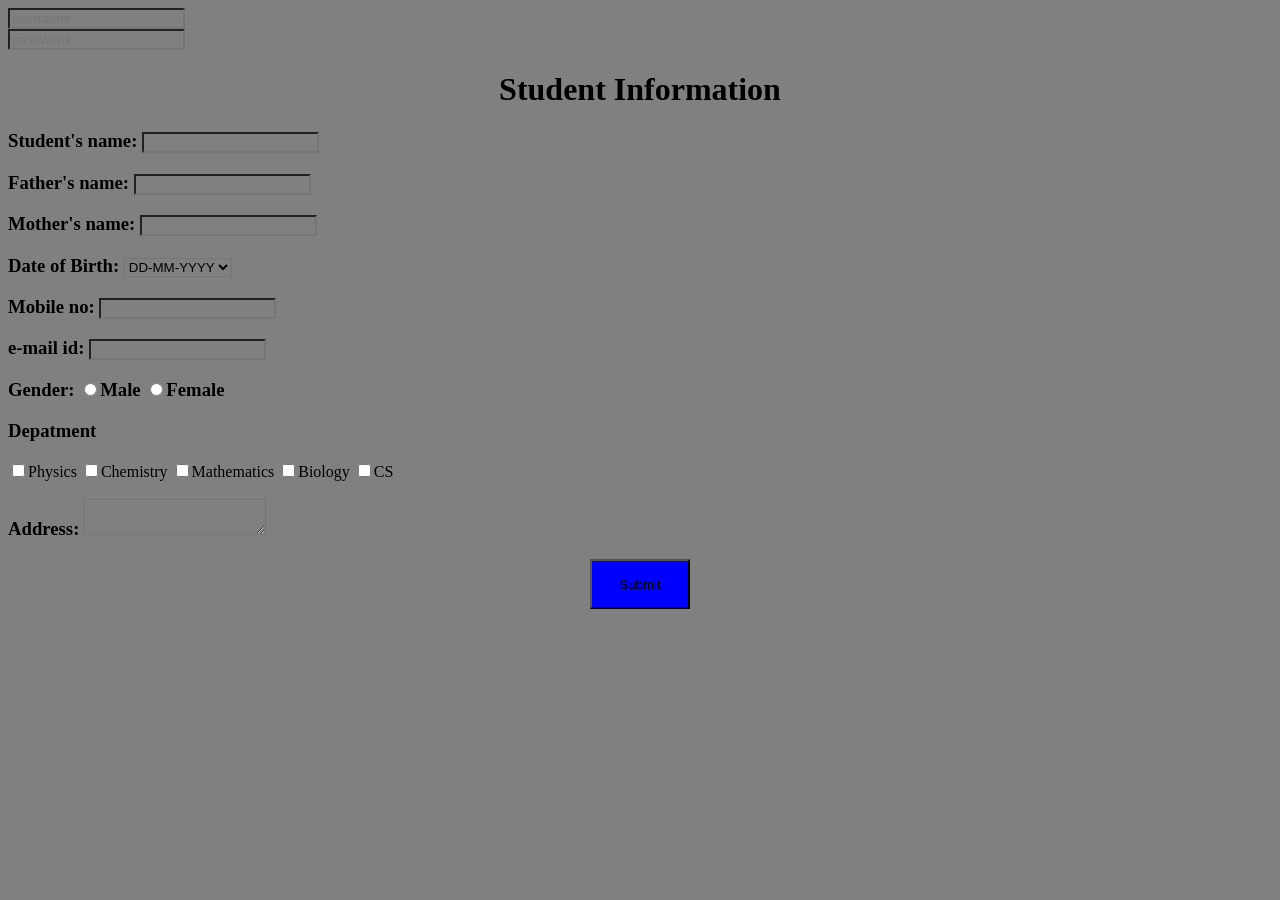
<file: index.html>
<!DOCTYPE html>
<html lang="en">
<head>
    <meta charset="UTF-8">
    <meta name="viewport" content="width=device-width>, initial-scale=1.0">
    <title>Document</title>
<link rel="stylesheet" href="stylesheet.css">
</head>
<body>
   <div class="username"> <form >
       <input type="text" placeholder="username" ><br>
       <input type="password" placeholder="password"></form></div>
    <h1>Student Information</h1>
    <h3>Student's name: <input type="student name" placeholder=" "></h3>
    <h3>Father's name:  <input type="father name" placeholder=" "></h3>
    <h3>Mother's name:  <input type="mother name" placeholder=" "></h3>
    <h3>Date of Birth:  <select><option value="date" value="month" value="year">DD-MM-YYYY</option></select></h3>
    <h3>Mobile no: <input type="mobile no" placeholder=" "></h3>
    <h3>e-mail id: <input type="e mail id" placeholder=" "></h3>
    <h3>Gender:
       <input type="radio" value="Male" name="gender" id="id1">Male 
       <input type="radio" value="Female" name="gender" id="id2">Female</h3>
    <h3>Depatment</h3>
    
   <label for="Physics">
     <input type="checkbox" value="Physics" name="branch" id="id3">Physics
  </label>
   <label for="Chemistry"> 
     <input type="checkbox" value="Chemistry" name="branch" id="id4">Chemistry
   </label>
   <label for="Mathematics"> 
    <input type="checkbox" value="Mathamatics" name="branch" id="id5">Mathematics
   </label>
   <label for="Biology"> 
     <input type="checkbox" value="Biology" name="branch" id="id6">Biology
   </label>
   <label for="CS"> 
      <input type="checkbox" value="CS" name="branch" id="id7">CS
    </label>
    <h3>Address: <textarea name="address"></textarea></form></h3>
    <p><input type="button" value="Submit" class="button"></p>
</body>
</html>
</file>
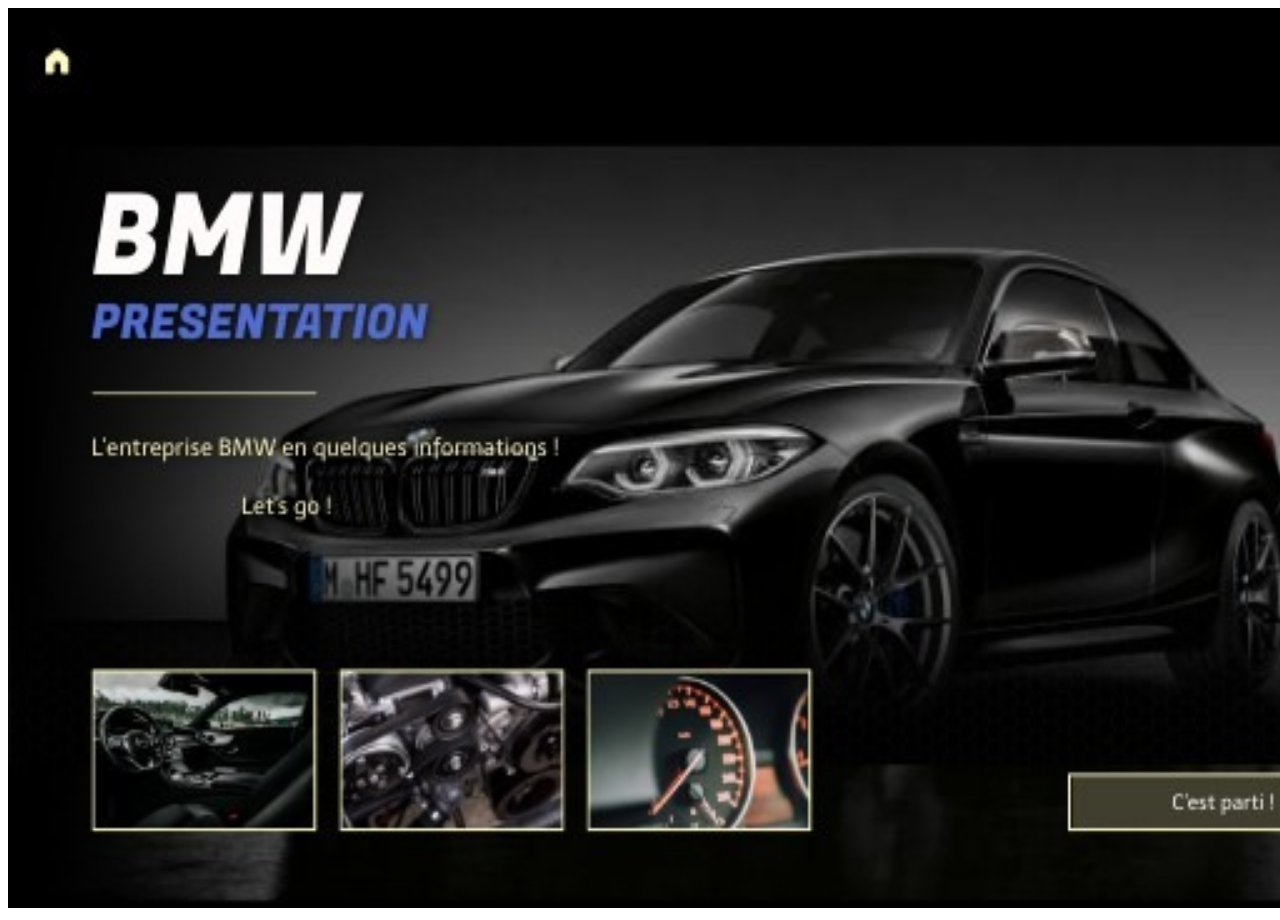
<file: bmw.html>
<!DOCTYPE html>
<html lang="en">
<head>
    <meta charset="UTF-8">
    <meta name="viewport" content="width=device-width, initial-scale=1.0">
    <title>Document</title>
</head>
<body>
  <img src="bmw data.jpg" height="900px" width="1500px" >   
</body>
</html>
</file>
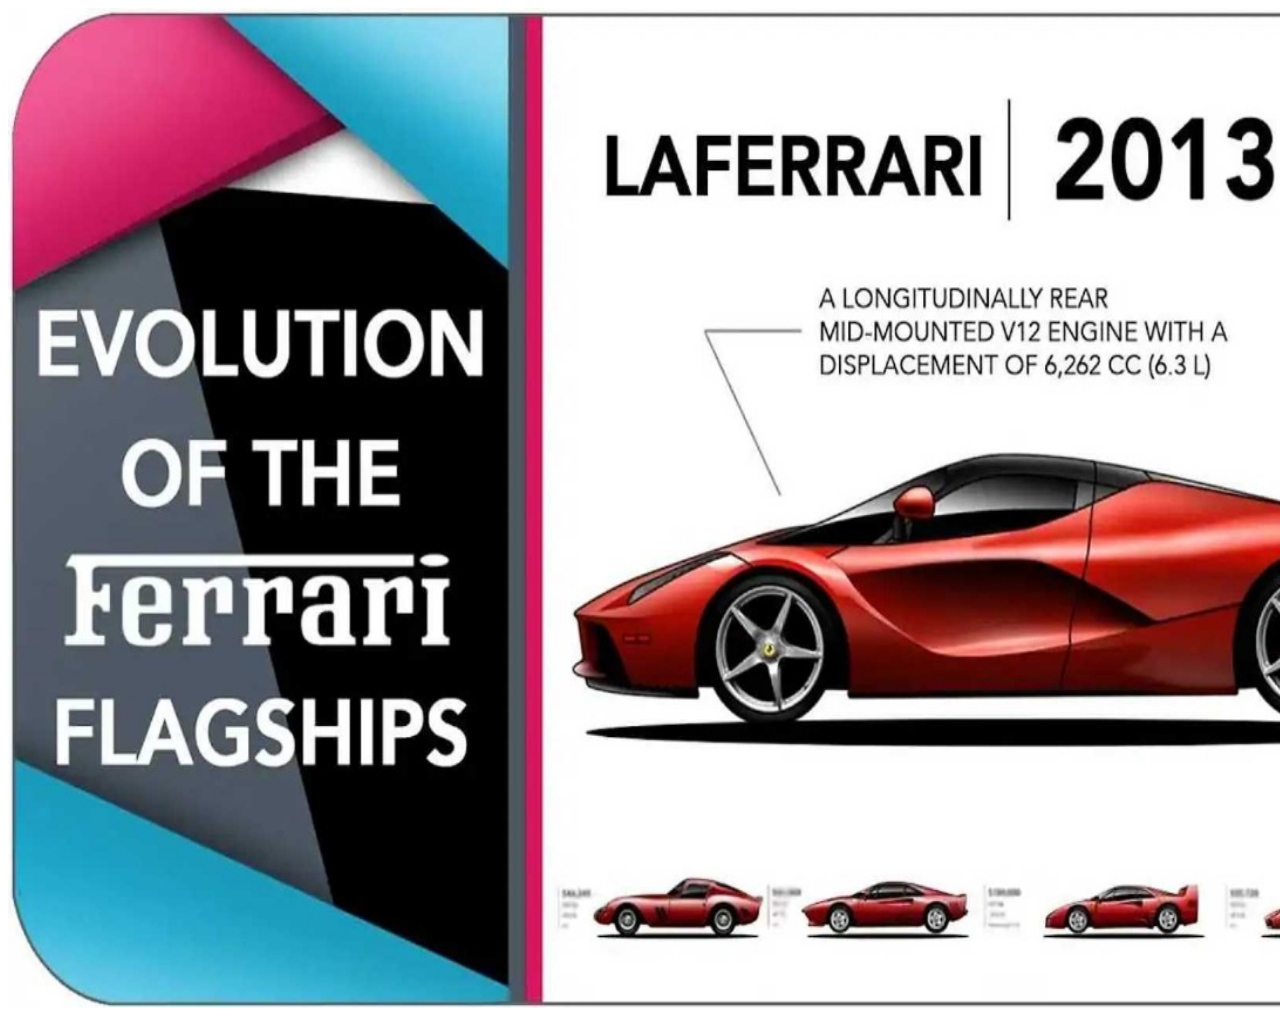
<file: ferrari.html>
<!DOCTYPE html>
<html lang="en">
<head>
    <meta charset="UTF-8">
    <meta name="viewport" content="width=device-width, initial-scale=1.0">
    <title>Document</title>
</head>
<body>
    <img src="ferrari data.jpg" height="1000px" width="1500px">
</body>
</html>
</file>
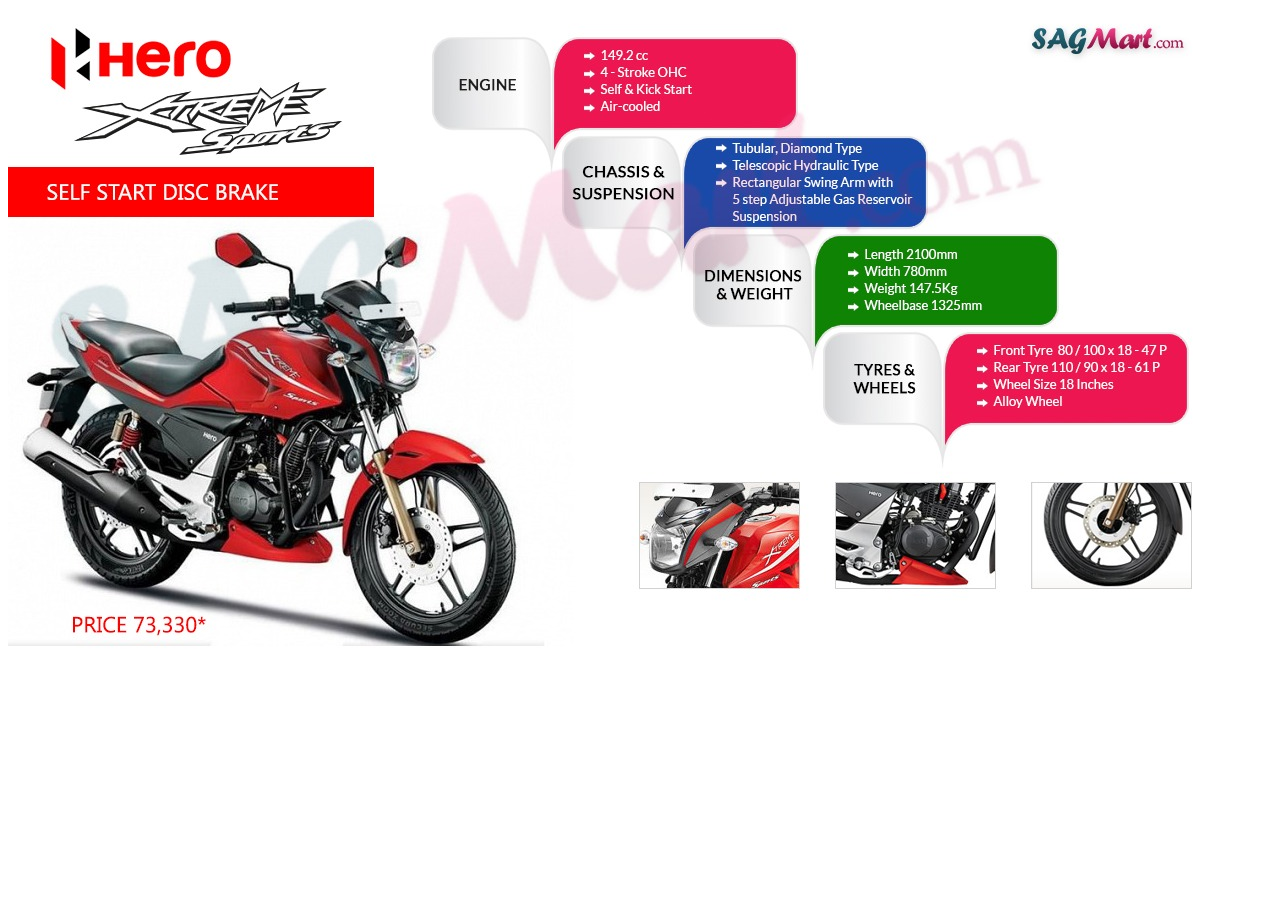
<file: herohonda information.html>
<!DOCTYPE html>
<html lang="en">
<head>
    <meta charset="UTF-8">
    <meta name="viewport" content="width=device-width, initial-scale=1.0">
    <title>Document</title>
</head>
<body>
<img src="hero honda data.jpg" >
</body>
</html>
</file>
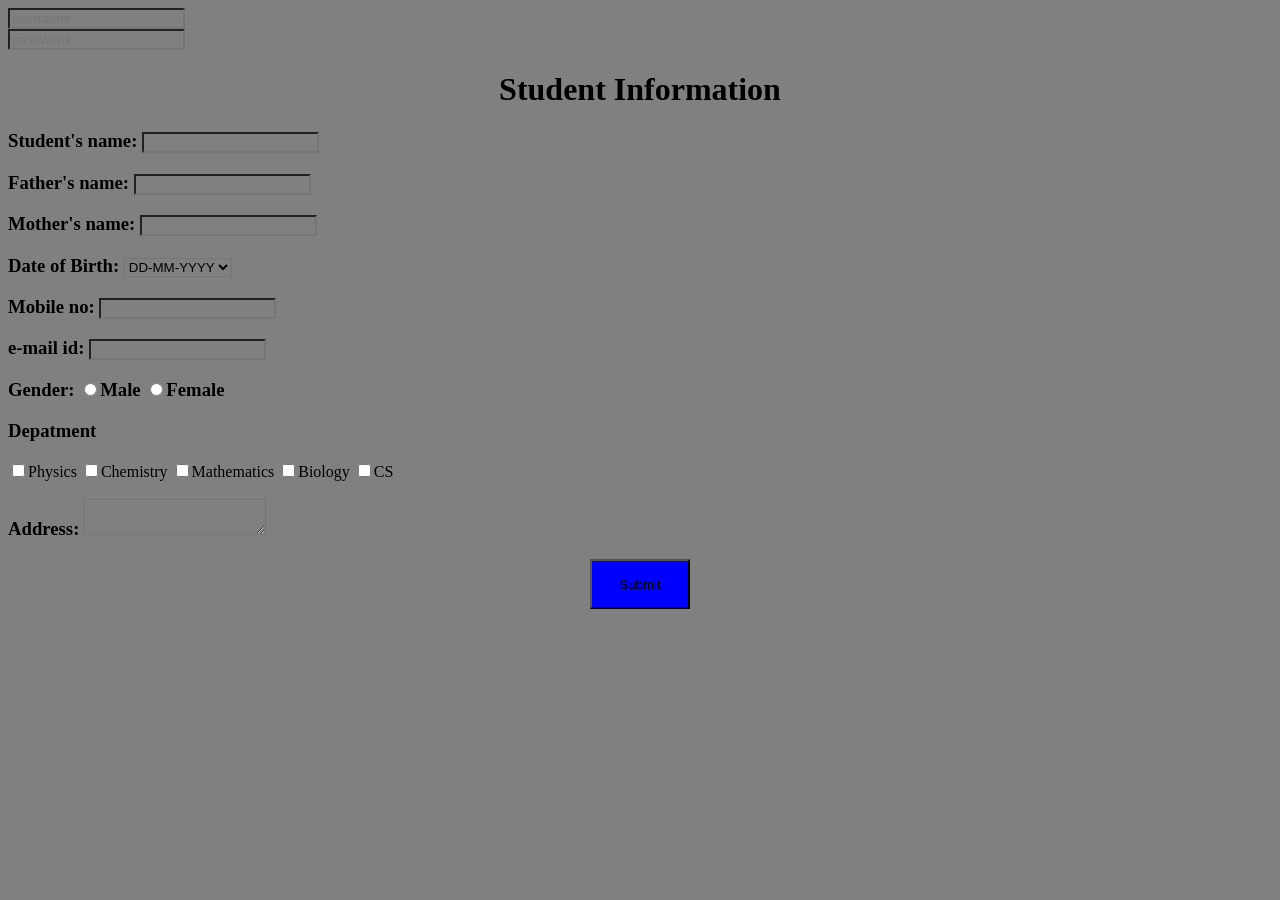
<file: index (2).html>
<!DOCTYPE html>
<html lang="en">
<head>
    <meta charset="UTF-8">
    <meta name="viewport" content="width=<h1>, initial-scale=1.0">
    <title>Document</title>
<link rel="stylesheet" href="stylesheet.css">
</head>
<body>
   <div class="username"> <form >
       <input type="text" placeholder="username" ><br>
       <input type="password" placeholder="password"></form></div>
    <h1>Student Information</h1>
    <h3>Student's name: <input type="student name" placeholder=" "></h3>
    <h3>Father's name:  <input type="father name" placeholder=" "></h3>
    <h3>Mother's name:  <input type="mother name" placeholder=" "></h3>
    <h3>Date of Birth:  <select><option value="date" value="month" value="year">DD-MM-YYYY</option></select></h3>
    <h3>Mobile no: <input type="mobile no" placeholder=" "></h3>
    <h3>e-mail id: <input type="e mail id" placeholder=" "></h3>
    <h3>Gender:
       <input type="radio" value="Male" name="gender" id="id1">Male 
       <input type="radio" value="Female" name="gender" id="id2">Female</h3>
    <h3>Depatment</h3>
    
   <label for="Physics">
     <input type="checkbox" value="Physics" name="branch" id="id3">Physics
  </label>
   <label for="Chemistry"> 
     <input type="checkbox" value="Chemistry" name="branch" id="id4">Chemistry
   </label>
   <label for="Mathematics"> 
    <input type="checkbox" value="Mathamatics" name="branch" id="id5">Mathematics
   </label>
   <label for="Biology"> 
     <input type="checkbox" value="Biology" name="branch" id="id6">Biology
   </label>
   <label for="CS"> 
      <input type="checkbox" value="CS" name="branch" id="id7">CS
    </label>
    <h3>Address: <textarea name="address"></textarea></form></h3>
    <p><input type="button" value="Submit" class="button"></p>
</body>
</html>
</file>
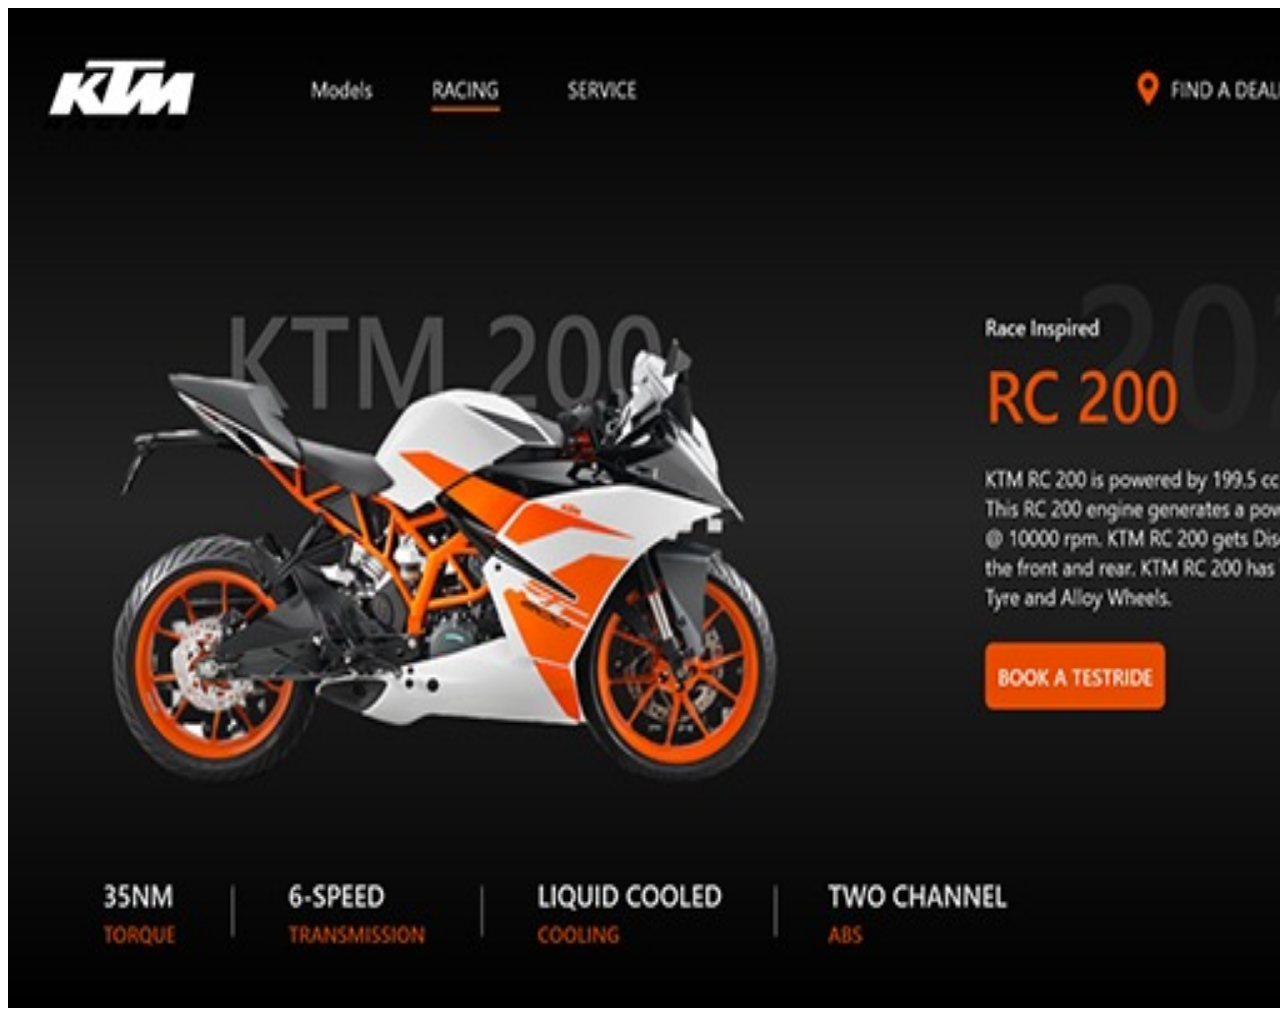
<file: ktm information.html>
<!DOCTYPE html>
<html lang="en">
<head>
    <meta charset="UTF-8">
    <meta name="viewport" content="width=device-width>, initial-scale=1.0">
    <title>Document</title>
</head>
<body>
    <img src="ktm data.jpg" height="1000px" width="1500px">
</body>
</html>
</file>
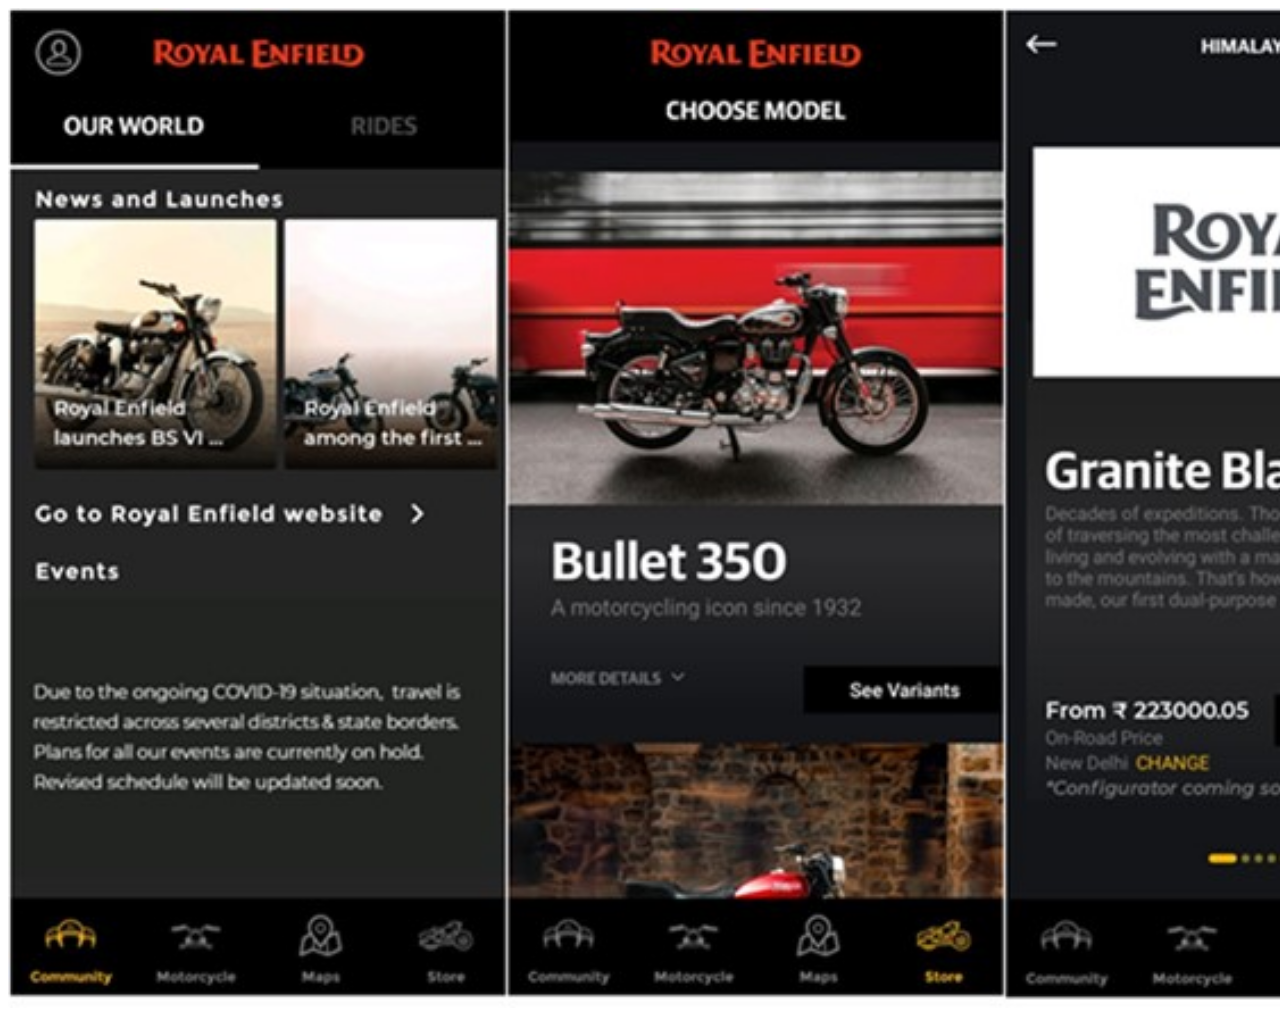
<file: royal information.html>
<!DOCTYPE html>
<html lang="en">
<head>
    <meta charset="UTF-8">
    <meta name="viewport" content="width=device-width, initial-scale=1.0">
    <title>Document</title>
</head>
<body>
    <img src="royal data.jpg" width="1500px" height="1000px">
</body>
</html>
</file>
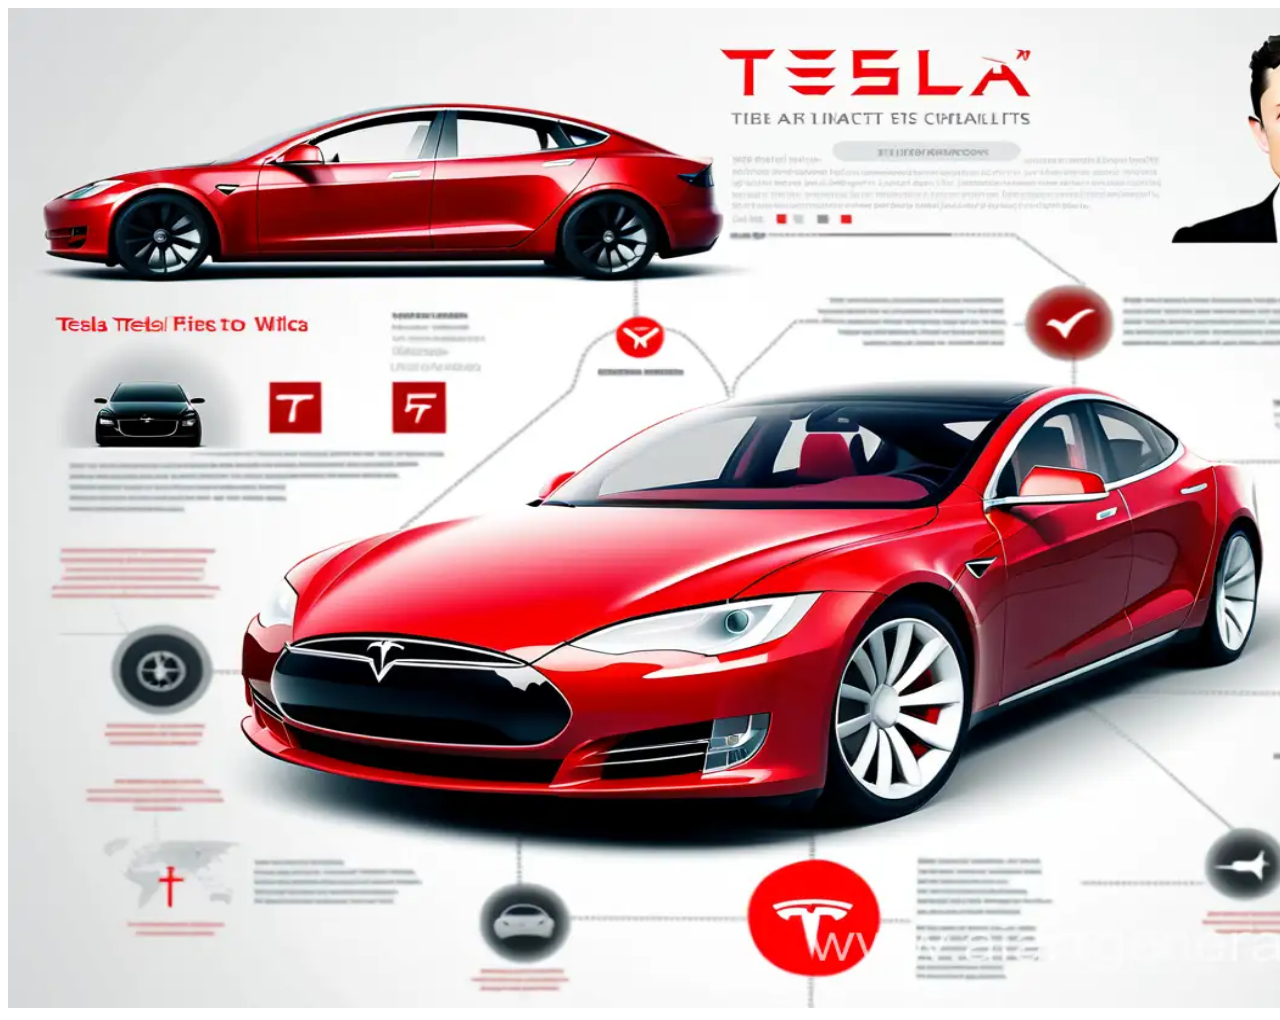
<file: tesla.html>
<!DOCTYPE html>
<html lang="en">
<head>
    <meta charset="UTF-8">
    <meta name="viewport" content="width=device-width, initial-scale=1.0">
    <title>Document</title>
</head>
<body>
    <img src="tesla data.jpg" height="1000px" width="1500px">
    
</body>
</html>
</file>
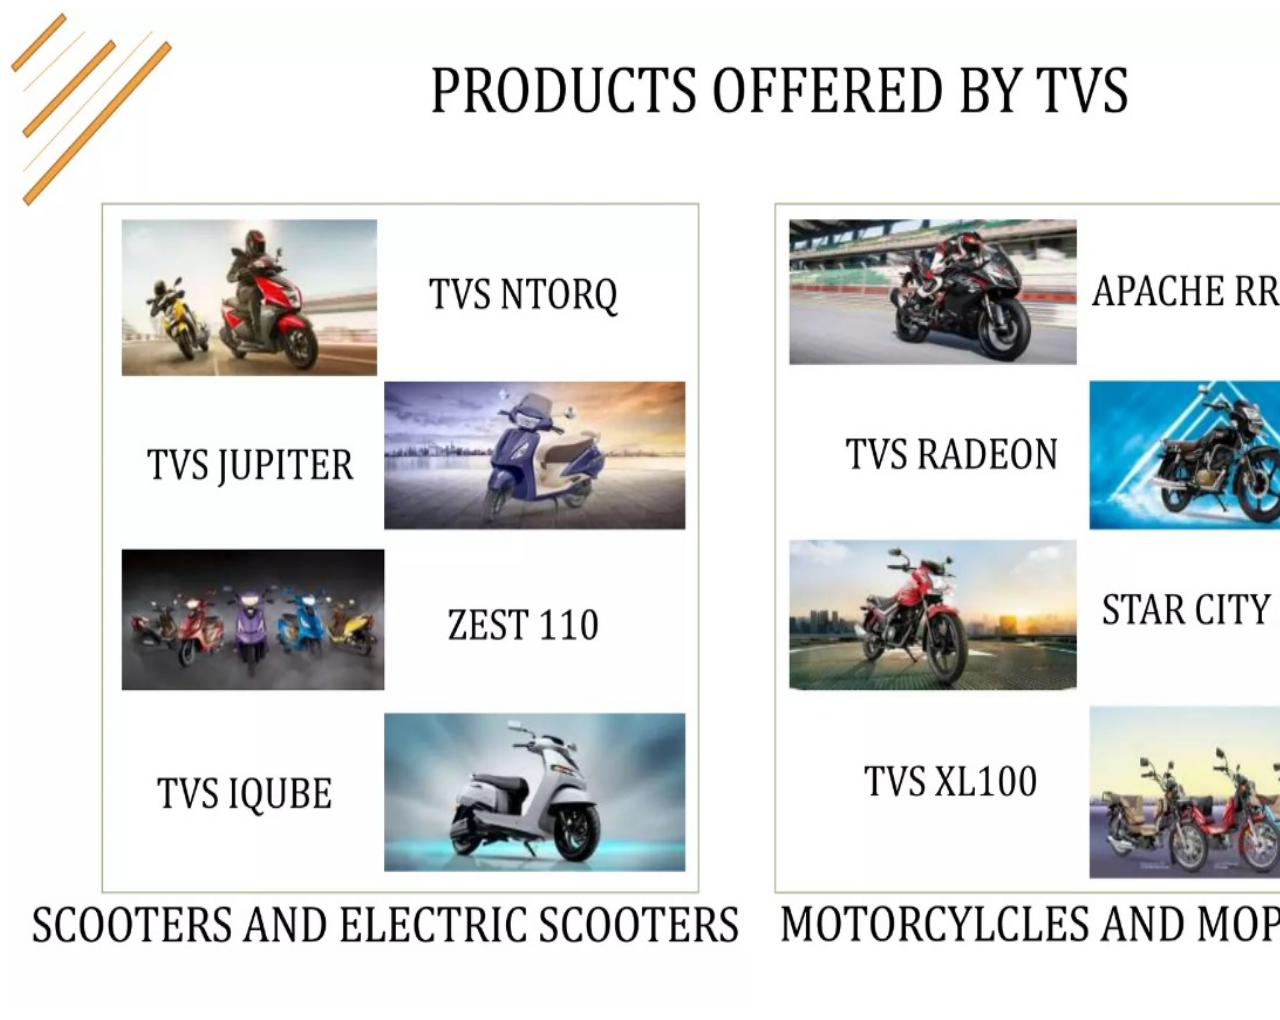
<file: tvs information.html>
<!DOCTYPE html>
<html lang="en">
<head>
    <meta charset="UTF-8">
    <meta name="viewport" content="width=device-width>, initial-scale=1.0">
    <title>Document</title>
</head>
<body>
   <img src="tvs data.jpg" width="1500px" height="1000px">   
</body>
</html>
</file>
<file: stylesheet.css>
h1{
    text-align: center;
}

*{
  background-color:grey;
}

.button{
  background-color:blue;
  height:50px;
  width:100px;
}

p{
  text-align: center;
}
</file>
